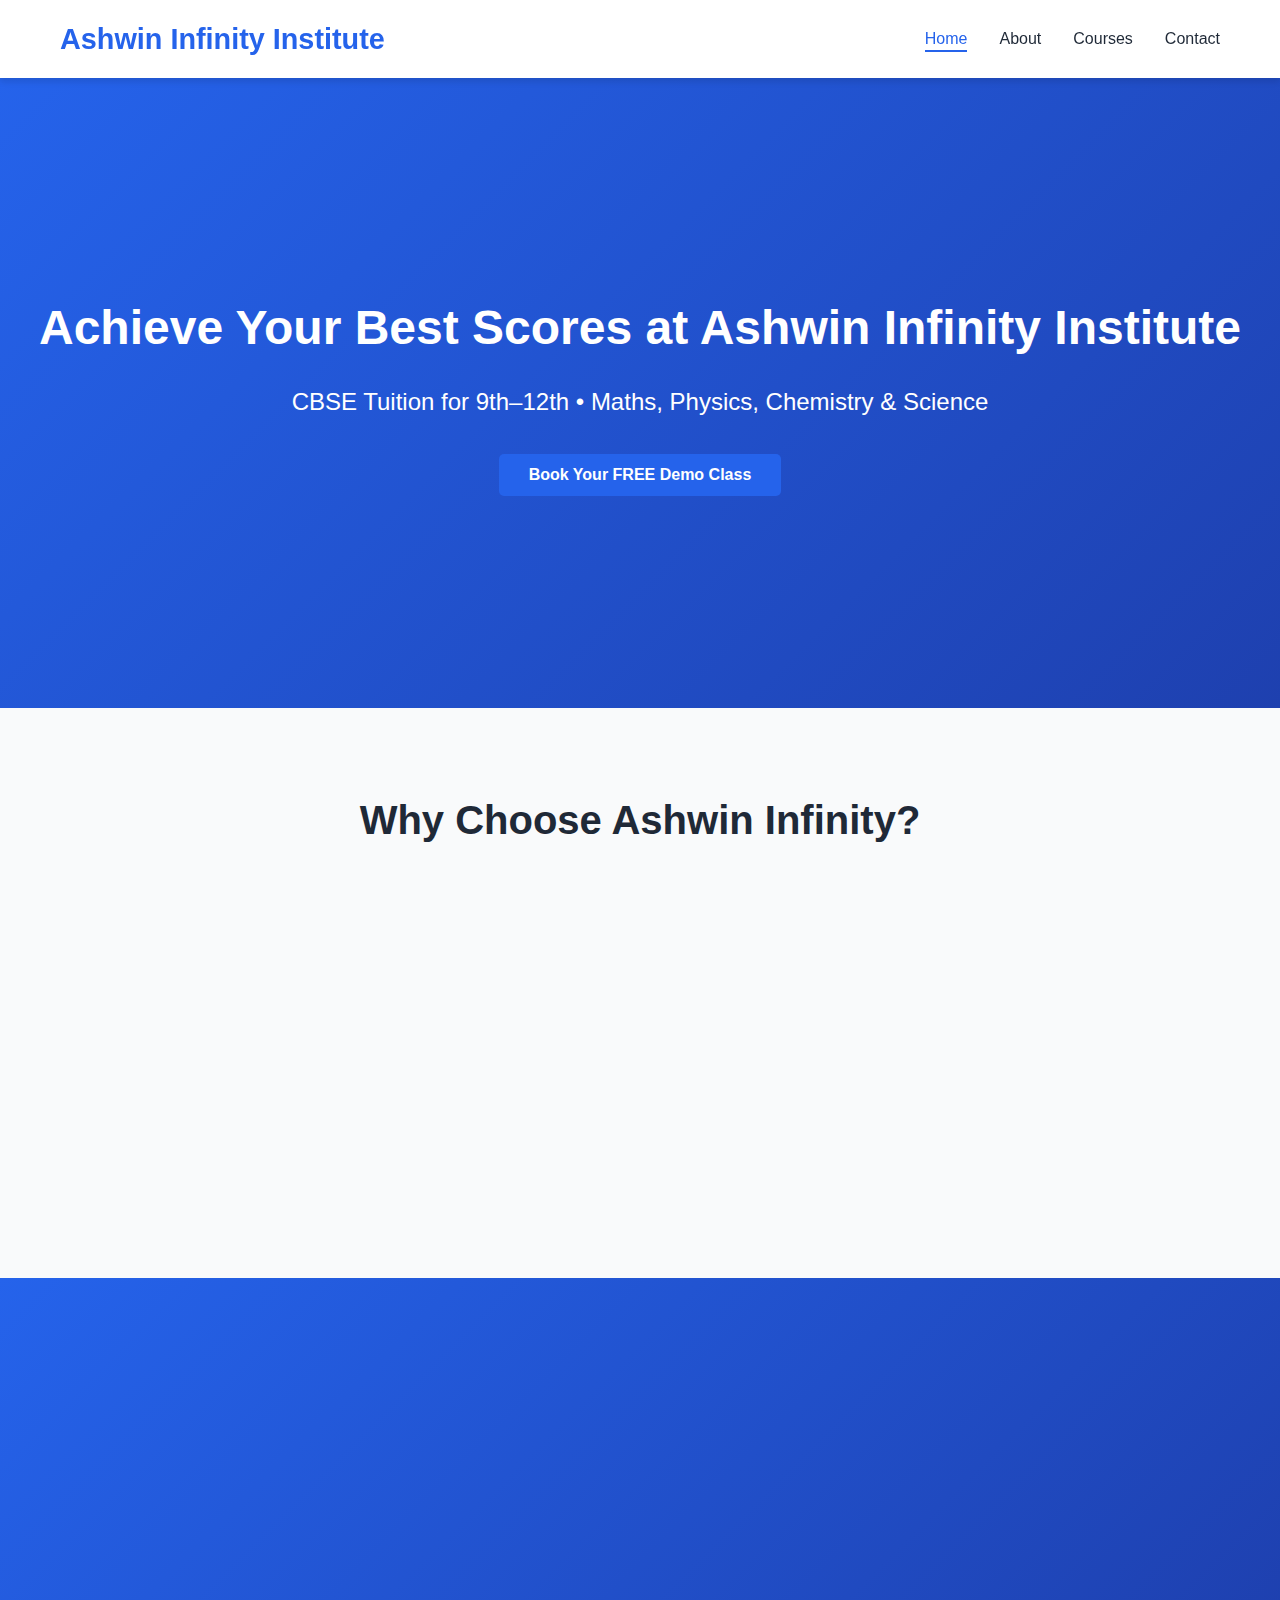
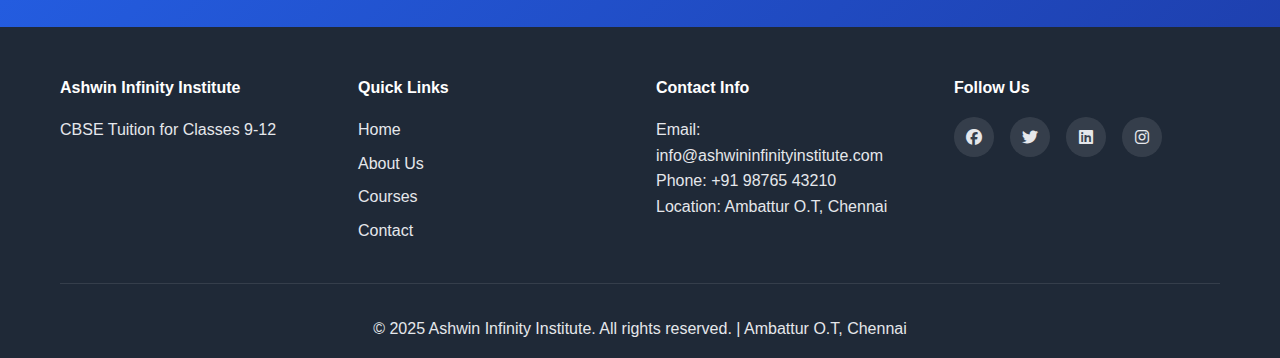
<file: index.html>
<!DOCTYPE html>
<html lang="en">
<head>
    <meta charset="UTF-8">
    <meta name="viewport" content="width=device-width, initial-scale=1.0">
    <title>Ashwin Infinity Institute - CBSE Tuition for 9th to 12th</title>
    <link rel="stylesheet" href="src/css/style.css">
    <link rel="stylesheet" href="https://cdnjs.cloudflare.com/ajax/libs/font-awesome/6.4.0/css/all.min.css">
</head>
<body>
    <!-- Navigation Bar -->
    <nav class="navbar">
        <div class="container">
            <div class="navbar-brand">
                <h1>Ashwin Infinity Institute</h1>
            </div>
            <ul class="nav-menu">
                <li><a href="#home" class="nav-link active">Home</a></li>
                <li><a href="pages/about.html" class="nav-link">About</a></li>
                <li><a href="pages/courses.html" class="nav-link">Courses</a></li>
                <li><a href="pages/contact.html" class="nav-link">Contact</a></li>
            </ul>
            <div class="hamburger">
                <span></span>
                <span></span>
                <span></span>
            </div>
        </div>
    </nav>

    <!-- Hero Section -->
    <section id="home" class="hero">
        <div class="hero-content">
            <h2>Achieve Your Best Scores at Ashwin Infinity Institute</h2>
            <p>CBSE Tuition for 9th–12th • Maths, Physics, Chemistry & Science</p>
            <button class="btn btn-primary">Book Your FREE Demo Class</button>
        </div>
    </section>

    <!-- Features Section -->
    <section class="features">
        <div class="container">
            <h2>Why Choose Ashwin Infinity?</h2>
            <div class="features-grid">
                <div class="feature-card">
                    <i class="fas fa-chalkboard-user"></i>
                    <h3>CBSE Specialists</h3>
                    <p>Expert faculty with proven track record in CBSE Board exam success</p>
                </div>
                <div class="feature-card">
                    <i class="fas fa-lightbulb"></i>
                    <h3>Concept-Based Learning</h3>
                    <p>Clear concept building + exam-focused training for better results</p>
                </div>
                <div class="feature-card">
                    <i class="fas fa-users"></i>
                    <h3>Small Batches</h3>
                    <p>Personalized attention with limited batch size for quality education</p>
                </div>
                <div class="feature-card">
                    <i class="fas fa-chart-line"></i>
                    <h3>Regular Tests & Practice</h3>
                    <p>Daily practice and regular assessments to track progress</p>
                </div>
            </div>
        </div>
    </section>

    <!-- Quick Stats -->
    <section class="stats">
        <div class="container">
            <div class="stat-item">
                <h3>Classes 9-12</h3>
                <p>CBSE Board Focus</p>
            </div>
            <div class="stat-item">
                <h3>4 Subjects</h3>
                <p>Maths, Physics, Chemistry, Science</p>
            </div>
            <div class="stat-item">
                <h3>10+ Years</h3>
                <p>Teaching Experience</p>
            </div>
            <div class="stat-item">
                <h3>Limited Seats</h3>
                <p>Small Batch Learning</p>
            </div>
        </div>
    </section>

    <!-- Footer -->
    <footer class="footer">
        <div class="container">
            <div class="footer-content">
                <div class="footer-section">
                    <h4>Ashwin Infinity Institute</h4>
                    <p>CBSE Tuition for Classes 9-12</p>
                </div>
                <div class="footer-section">
                    <h4>Quick Links</h4>
                    <ul>
                        <li><a href="#home">Home</a></li>
                        <li><a href="pages/about.html">About Us</a></li>
                        <li><a href="pages/courses.html">Courses</a></li>
                        <li><a href="pages/contact.html">Contact</a></li>
                    </ul>
                </div>
                <div class="footer-section">
                    <h4>Contact Info</h4>
                    <p>Email: info@ashwininfinityinstitute.com</p>
                    <p>Phone: +91 98765 43210</p>
                    <p>Location: Ambattur O.T, Chennai</p>
                </div>
                <div class="footer-section">
                    <h4>Follow Us</h4>
                    <div class="social-links">
                        <a href="#"><i class="fab fa-facebook"></i></a>
                        <a href="#"><i class="fab fa-twitter"></i></a>
                        <a href="#"><i class="fab fa-linkedin"></i></a>
                        <a href="#"><i class="fab fa-instagram"></i></a>
                    </div>
                </div>
            </div>
            <div class="footer-bottom">
                <p>&copy; 2025 Ashwin Infinity Institute. All rights reserved. | Ambattur O.T, Chennai</p>
            </div>
        </div>
    </footer>

    <script src="src/js/script.js"></script>
</body>
</html>
</file>
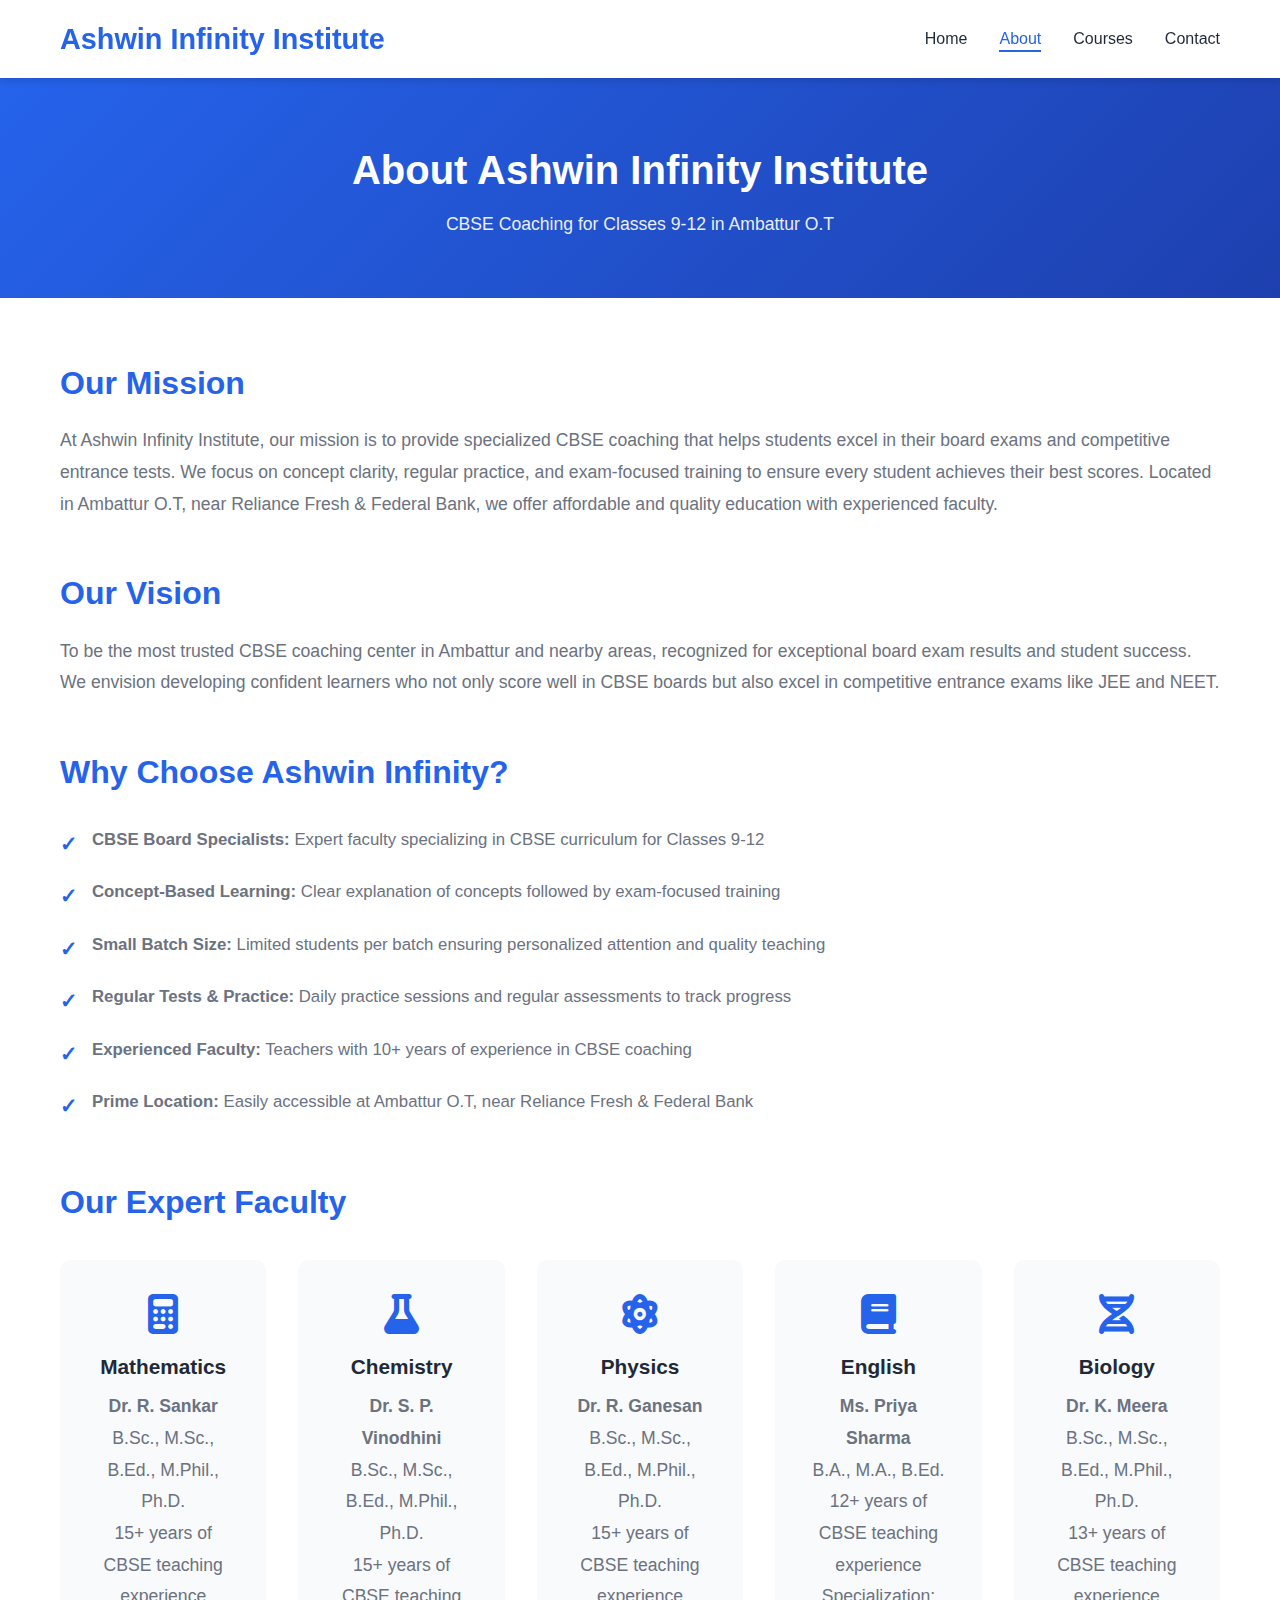
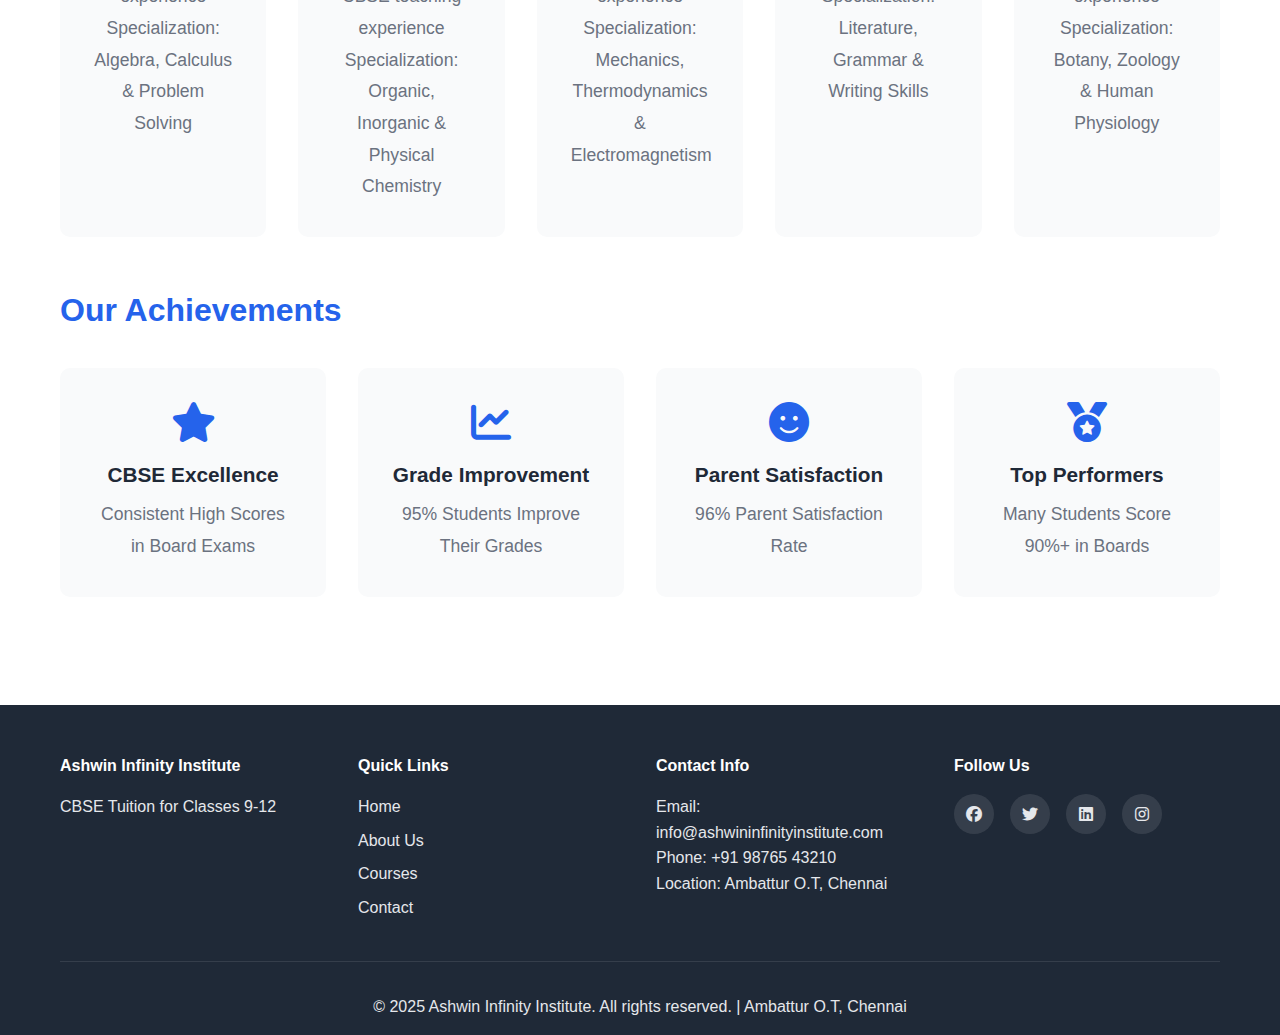
<file: pages/about.html>
<!DOCTYPE html>
<html lang="en">
<head>
    <meta charset="UTF-8">
    <meta name="viewport" content="width=device-width, initial-scale=1.0">
    <title>About Ashwin Infinity Institute - CBSE Coaching</title>
    <link rel="stylesheet" href="../src/css/style.css">
    <link rel="stylesheet" href="../src/css/pages.css">
    <link rel="stylesheet" href="https://cdnjs.cloudflare.com/ajax/libs/font-awesome/6.4.0/css/all.min.css">
</head>
<body>
    <!-- Navigation Bar -->
    <nav class="navbar">
        <div class="container">
            <div class="navbar-brand">
                <h1>Ashwin Infinity Institute</h1>
            </div>
            <ul class="nav-menu">
                <li><a href="../index.html" class="nav-link">Home</a></li>
                <li><a href="about.html" class="nav-link active">About</a></li>
                <li><a href="courses.html" class="nav-link">Courses</a></li>
                <li><a href="contact.html" class="nav-link">Contact</a></li>
            </ul>
            <div class="hamburger">
                <span></span>
                <span></span>
                <span></span>
            </div>
        </div>
    </nav>

    <!-- Page Header -->
    <section class="page-header">
        <div class="container">
            <h1>About Ashwin Infinity Institute</h1>
            <p>CBSE Coaching for Classes 9-12 in Ambattur O.T</p>
        </div>
    </section>

    <!-- Faculty Detail Modal -->
    <div id="facultyModal" class="modal" hidden>
        <div class="modal-backdrop" data-modal-close></div>
        <div class="modal-panel" role="dialog" aria-modal="true" aria-labelledby="modal-title">
            <button type="button" class="modal-close" aria-label="Close">&times;</button>
            <div class="modal-content">
                <h2 id="modal-title">Faculty Name</h2>
                <p class="modal-subject">Subject</p>
                <p class="modal-qualifications"></p>
                <p class="modal-experience"></p>
                <p class="modal-specialty"></p>
                <div class="modal-actions">
                    <a id="modalBook" class="btn btn-primary" href="#">Book Demo</a>
                    <button type="button" class="btn btn-secondary" data-modal-close>Close</button>
                </div>
            </div>
        </div>
    </div>

    <!-- Main Content -->
    <section class="page-content">
        <div class="container">
            <div class="content-section">
                <h2>Our Mission</h2>
                <p>At Ashwin Infinity Institute, our mission is to provide specialized CBSE coaching that helps students excel in their board exams and competitive entrance tests. We focus on concept clarity, regular practice, and exam-focused training to ensure every student achieves their best scores. Located in Ambattur O.T, near Reliance Fresh &amp; Federal Bank, we offer affordable and quality education with experienced faculty.</p>
            </div>

            <div class="content-section">
                <h2>Our Vision</h2>
                <p>To be the most trusted CBSE coaching center in Ambattur and nearby areas, recognized for exceptional board exam results and student success. We envision developing confident learners who not only score well in CBSE boards but also excel in competitive entrance exams like JEE and NEET.</p>
            </div>

            <div class="content-section">
                <h2>Why Choose Ashwin Infinity?</h2>
                <ul class="features-list">
                    <li><strong>CBSE Board Specialists:</strong> Expert faculty specializing in CBSE curriculum for Classes 9-12</li>
                    <li><strong>Concept-Based Learning:</strong> Clear explanation of concepts followed by exam-focused training</li>
                    <li><strong>Small Batch Size:</strong> Limited students per batch ensuring personalized attention and quality teaching</li>
                    <li><strong>Regular Tests &amp; Practice:</strong> Daily practice sessions and regular assessments to track progress</li>
                    <li><strong>Experienced Faculty:</strong> Teachers with 10+ years of experience in CBSE coaching</li>
                    <li><strong>Prime Location:</strong> Easily accessible at Ambattur O.T, near Reliance Fresh &amp; Federal Bank</li>
                </ul>
            </div>

            <div class="content-section">
                <h2>Our Expert Faculty</h2>
                <div class="achievements-grid">
                    <article class="achievement-item faculty-card" aria-labelledby="faculty-math" data-name="Dr. R. Sankar" data-subject="Mathematics" data-qualifications="B.Sc., M.Sc., B.Ed., M.Phil., Ph.D." data-experience="15+ years of CBSE teaching experience" data-specialty="Algebra, Calculus &amp; Problem Solving">
                        <div class="faculty-subject">
                            <span class="icon"><i class="fas fa-calculator" aria-hidden="true"></i></span>
                            <h3 id="faculty-math">Mathematics</h3>
                        </div>
                        <p><strong>Dr. R. Sankar</strong></p>
                        <p class="qualifications">B.Sc., M.Sc., B.Ed., M.Phil., Ph.D.</p>
                        <p class="experience">15+ years of CBSE teaching experience</p>
                        <p class="specialty">Specialization: Algebra, Calculus &amp; Problem Solving</p>
                    </article>
                    <article class="achievement-item faculty-card" aria-labelledby="faculty-chem" data-name="Dr. S. P. Vinodhini" data-subject="Chemistry" data-qualifications="B.Sc., M.Sc., B.Ed., M.Phil., Ph.D." data-experience="15+ years of CBSE teaching experience" data-specialty="Organic, Inorganic &amp; Physical Chemistry">
                        <div class="faculty-subject">
                            <span class="icon"><i class="fas fa-flask" aria-hidden="true"></i></span>
                            <h3 id="faculty-chem">Chemistry</h3>
                        </div>
                        <p><strong>Dr. S. P. Vinodhini</strong></p>
                        <p class="qualifications">B.Sc., M.Sc., B.Ed., M.Phil., Ph.D.</p>
                        <p class="experience">15+ years of CBSE teaching experience</p>
                        <p class="specialty">Specialization: Organic, Inorganic &amp; Physical Chemistry</p>
                    </article>
                    <article class="achievement-item faculty-card" aria-labelledby="faculty-phys" data-name="Dr. R. Ganesan" data-subject="Physics" data-qualifications="B.Sc., M.Sc., B.Ed., M.Phil., Ph.D." data-experience="15+ years of CBSE teaching experience" data-specialty="Mechanics, Thermodynamics &amp; Electromagnetism">
                        <div class="faculty-subject">
                            <span class="icon"><i class="fas fa-atom" aria-hidden="true"></i></span>
                            <h3 id="faculty-phys">Physics</h3>
                        </div>
                        <p><strong>Dr. R. Ganesan</strong></p>
                        <p class="qualifications">B.Sc., M.Sc., B.Ed., M.Phil., Ph.D.</p>
                        <p class="experience">15+ years of CBSE teaching experience</p>
                        <p class="specialty">Specialization: Mechanics, Thermodynamics &amp; Electromagnetism</p>
                    </article>
                    <article class="achievement-item faculty-card" aria-labelledby="faculty-eng" data-name="Ms. Priya Sharma" data-subject="English" data-qualifications="B.A., M.A., B.Ed." data-experience="12+ years of CBSE teaching experience" data-specialty="Literature, Grammar &amp; Writing Skills">
                        <div class="faculty-subject">
                            <span class="icon"><i class="fas fa-book" aria-hidden="true"></i></span>
                            <h3 id="faculty-eng">English</h3>
                        </div>
                        <p><strong>Ms. Priya Sharma</strong></p>
                        <p class="qualifications">B.A., M.A., B.Ed.</p>
                        <p class="experience">12+ years of CBSE teaching experience</p>
                        <p class="specialty">Specialization: Literature, Grammar &amp; Writing Skills</p>
                    </article>
                    <article class="achievement-item faculty-card" aria-labelledby="faculty-bio" data-name="Dr. K. Meera" data-subject="Biology" data-qualifications="B.Sc., M.Sc., B.Ed., M.Phil., Ph.D." data-experience="13+ years of CBSE teaching experience" data-specialty="Botany, Zoology &amp; Human Physiology">
                        <div class="faculty-subject">
                            <span class="icon"><i class="fas fa-dna" aria-hidden="true"></i></span>
                            <h3 id="faculty-bio">Biology</h3>
                        </div>
                        <p><strong>Dr. K. Meera</strong></p>
                        <p class="qualifications">B.Sc., M.Sc., B.Ed., M.Phil., Ph.D.</p>
                        <p class="experience">13+ years of CBSE teaching experience</p>
                        <p class="specialty">Specialization: Botany, Zoology &amp; Human Physiology</p>
                    </article>
                </div>
            </div>

            <div class="content-section">
                <h2>Our Achievements</h2>
                <div class="achievements-grid">
                    <div class="achievement-item">
                        <i class="fas fa-star"></i>
                        <h3>CBSE Excellence</h3>
                        <p>Consistent High Scores in Board Exams</p>
                    </div>
                    <div class="achievement-item">
                        <i class="fas fa-chart-line"></i>
                        <h3>Grade Improvement</h3>
                        <p>95% Students Improve Their Grades</p>
                    </div>
                    <div class="achievement-item">
                        <i class="fas fa-smile"></i>
                        <h3>Parent Satisfaction</h3>
                        <p>96% Parent Satisfaction Rate</p>
                    </div>
                    <div class="achievement-item">
                        <i class="fas fa-medal"></i>
                        <h3>Top Performers</h3>
                        <p>Many Students Score 90%+ in Boards</p>
                    </div>
                </div>
            </div>
        </div>
    </section>

    <!-- Footer -->
    <footer class="footer">
        <div class="container">
            <div class="footer-content">
                <div class="footer-section">
                    <h4>Ashwin Infinity Institute</h4>
                    <p>CBSE Tuition for Classes 9-12</p>
                </div>
                <div class="footer-section">
                    <h4>Quick Links</h4>
                    <ul>
                        <li><a href="../index.html">Home</a></li>
                        <li><a href="about.html">About Us</a></li>
                        <li><a href="courses.html">Courses</a></li>
                        <li><a href="contact.html">Contact</a></li>
                    </ul>
                </div>
                <div class="footer-section">
                    <h4>Contact Info</h4>
                    <p>Email: info@ashwininfinityinstitute.com</p>
                    <p>Phone: +91 98765 43210</p>
                    <p>Location: Ambattur O.T, Chennai</p>
                </div>
                <div class="footer-section">
                    <h4>Follow Us</h4>
                    <div class="social-links">
                        <a href="#" aria-label="Facebook"><i class="fab fa-facebook" aria-hidden="true"></i></a>
                        <a href="#" aria-label="Twitter"><i class="fab fa-twitter" aria-hidden="true"></i></a>
                        <a href="#" aria-label="LinkedIn"><i class="fab fa-linkedin" aria-hidden="true"></i></a>
                        <a href="#" aria-label="Instagram"><i class="fab fa-instagram" aria-hidden="true"></i></a>
                    </div>
                </div>
            </div>
            <div class="footer-bottom">
                <p>&copy; 2025 Ashwin Infinity Institute. All rights reserved. | Ambattur O.T, Chennai</p>
            </div>
        </div>
    </footer>

    <script src="../src/js/script.js"></script>
</body>
</html>
</file>
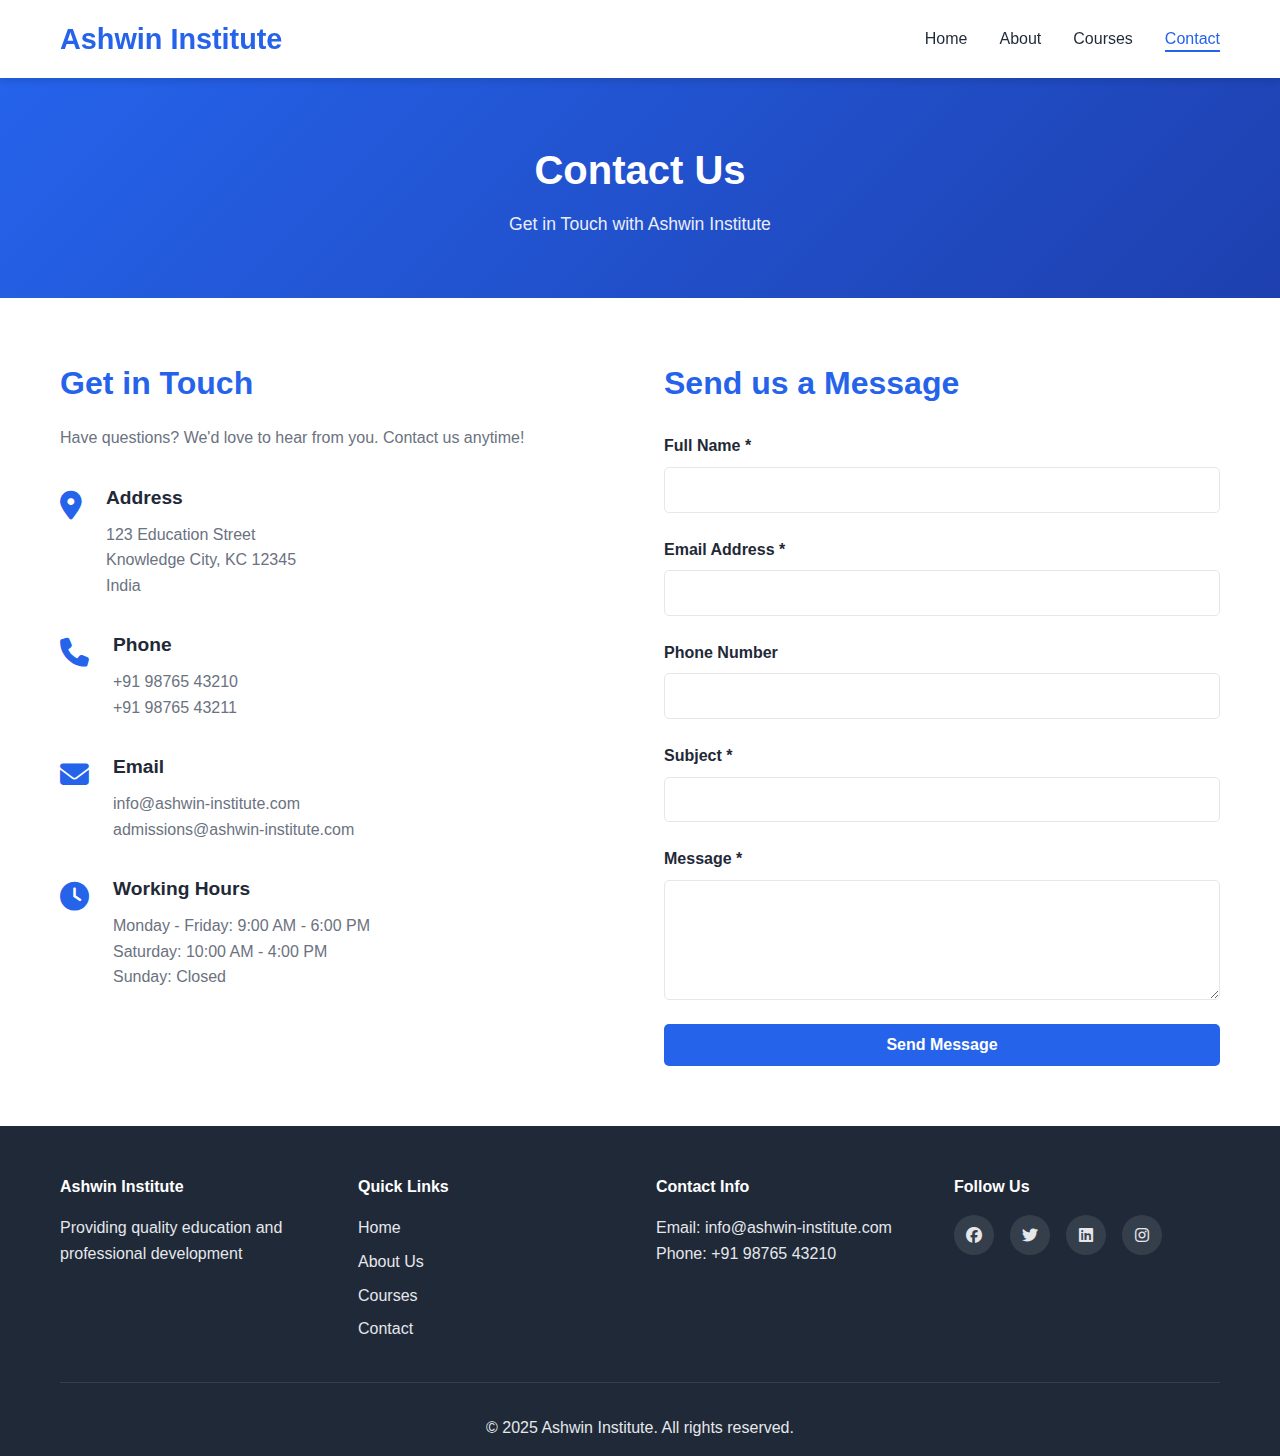
<file: pages/contact.html>
<!DOCTYPE html>
<html lang="en">
<head>
    <meta charset="UTF-8">
    <meta name="viewport" content="width=device-width, initial-scale=1.0">
    <title>Contact Us - Ashwin Institute</title>
    <link rel="stylesheet" href="../src/css/style.css">
    <link rel="stylesheet" href="../src/css/pages.css">
    <link rel="stylesheet" href="https://cdnjs.cloudflare.com/ajax/libs/font-awesome/6.4.0/css/all.min.css">
</head>
<body>
    <!-- Navigation Bar -->
    <nav class="navbar">
        <div class="container">
            <div class="navbar-brand">
                <h1>Ashwin Institute</h1>
            </div>
            <ul class="nav-menu">
                <li><a href="../index.html" class="nav-link">Home</a></li>
                <li><a href="about.html" class="nav-link">About</a></li>
                <li><a href="courses.html" class="nav-link">Courses</a></li>
                <li><a href="contact.html" class="nav-link active">Contact</a></li>
            </ul>
            <div class="hamburger">
                <span></span>
                <span></span>
                <span></span>
            </div>
        </div>
    </nav>

    <!-- Page Header -->
    <section class="page-header">
        <div class="container">
            <h1>Contact Us</h1>
            <p>Get in Touch with Ashwin Institute</p>
        </div>
    </section>

    <!-- Contact Content -->
    <section class="page-content">
        <div class="container">
            <div class="contact-wrapper">
                <div class="contact-info">
                    <h2>Get in Touch</h2>
                    <p>Have questions? We'd love to hear from you. Contact us anytime!</p>
                    
                    <div class="info-item">
                        <i class="fas fa-map-marker-alt"></i>
                        <div>
                            <h4>Address</h4>
                            <p>123 Education Street<br>Knowledge City, KC 12345<br>India</p>
                        </div>
                    </div>

                    <div class="info-item">
                        <i class="fas fa-phone"></i>
                        <div>
                            <h4>Phone</h4>
                            <p>+91 98765 43210</p>
                            <p>+91 98765 43211</p>
                        </div>
                    </div>

                    <div class="info-item">
                        <i class="fas fa-envelope"></i>
                        <div>
                            <h4>Email</h4>
                            <p>info@ashwin-institute.com</p>
                            <p>admissions@ashwin-institute.com</p>
                        </div>
                    </div>

                    <div class="info-item">
                        <i class="fas fa-clock"></i>
                        <div>
                            <h4>Working Hours</h4>
                            <p>Monday - Friday: 9:00 AM - 6:00 PM</p>
                            <p>Saturday: 10:00 AM - 4:00 PM</p>
                            <p>Sunday: Closed</p>
                        </div>
                    </div>
                </div>

                <div class="contact-form-wrapper">
                    <h2>Send us a Message</h2>
                    <form class="contact-form" id="contactForm">
                        <div class="form-group">
                            <label for="name">Full Name *</label>
                            <input type="text" id="name" name="name" required>
                        </div>

                        <div class="form-group">
                            <label for="email">Email Address *</label>
                            <input type="email" id="email" name="email" required>
                        </div>

                        <div class="form-group">
                            <label for="phone">Phone Number</label>
                            <input type="tel" id="phone" name="phone">
                        </div>

                        <div class="form-group">
                            <label for="subject">Subject *</label>
                            <input type="text" id="subject" name="subject" required>
                        </div>

                        <div class="form-group">
                            <label for="message">Message *</label>
                            <textarea id="message" name="message" rows="5" required></textarea>
                        </div>

                        <button type="submit" class="btn btn-primary">Send Message</button>
                    </form>
                    <div id="formMessage" class="form-message" style="display:none;"></div>
                </div>
            </div>
        </div>
    </section>

    <!-- Footer -->
    <footer class="footer">
        <div class="container">
            <div class="footer-content">
                <div class="footer-section">
                    <h4>Ashwin Institute</h4>
                    <p>Providing quality education and professional development</p>
                </div>
                <div class="footer-section">
                    <h4>Quick Links</h4>
                    <ul>
                        <li><a href="../index.html">Home</a></li>
                        <li><a href="about.html">About Us</a></li>
                        <li><a href="courses.html">Courses</a></li>
                        <li><a href="contact.html">Contact</a></li>
                    </ul>
                </div>
                <div class="footer-section">
                    <h4>Contact Info</h4>
                    <p>Email: info@ashwin-institute.com</p>
                    <p>Phone: +91 98765 43210</p>
                </div>
                <div class="footer-section">
                    <h4>Follow Us</h4>
                    <div class="social-links">
                        <a href="#"><i class="fab fa-facebook"></i></a>
                        <a href="#"><i class="fab fa-twitter"></i></a>
                        <a href="#"><i class="fab fa-linkedin"></i></a>
                        <a href="#"><i class="fab fa-instagram"></i></a>
                    </div>
                </div>
            </div>
            <div class="footer-bottom">
                <p>&copy; 2025 Ashwin Institute. All rights reserved.</p>
            </div>
        </div>
    </footer>

    <script src="../src/js/contact.js"></script>
    <script src="../src/js/script.js"></script>
</body>
</html>
</file>
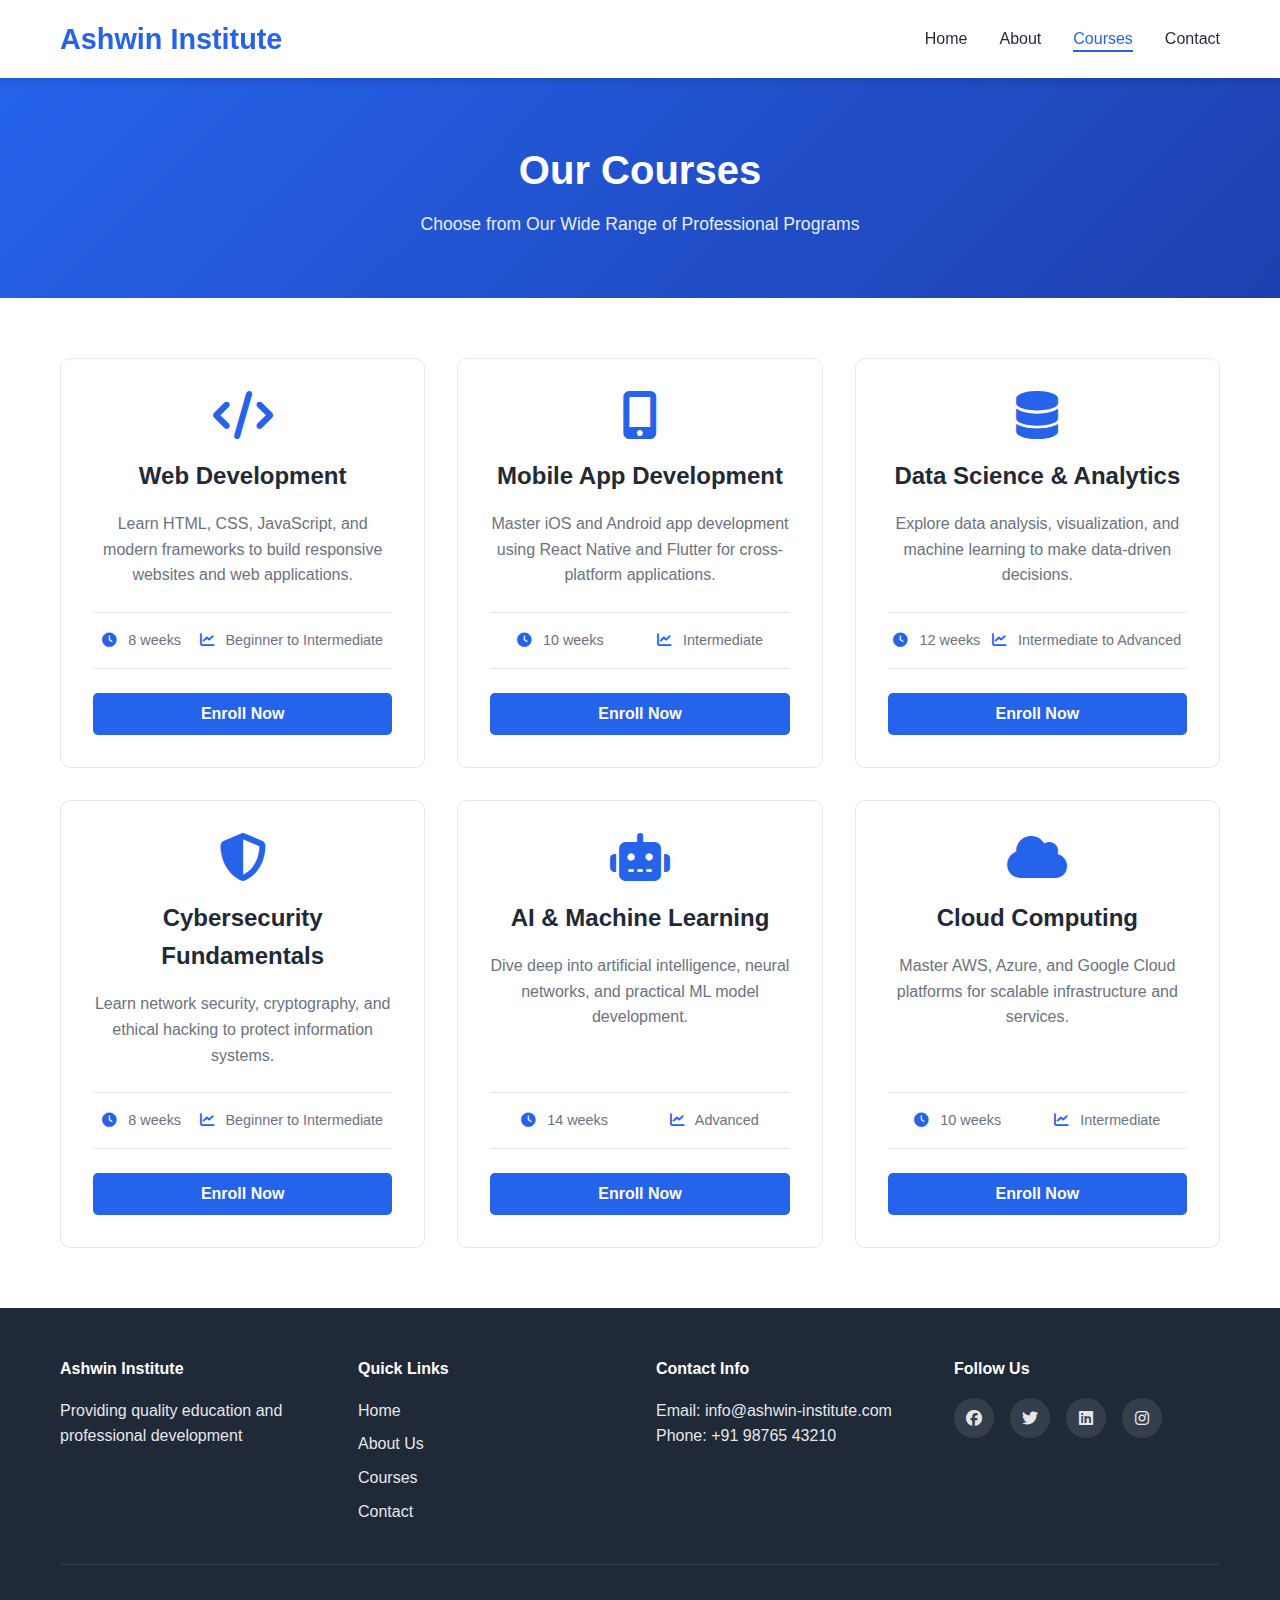
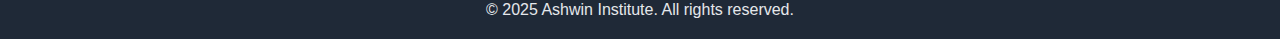
<file: pages/courses.html>
<!DOCTYPE html>
<html lang="en">
<head>
    <meta charset="UTF-8">
    <meta name="viewport" content="width=device-width, initial-scale=1.0">
    <title>Courses - Ashwin Institute</title>
    <link rel="stylesheet" href="../src/css/style.css">
    <link rel="stylesheet" href="../src/css/pages.css">
    <link rel="stylesheet" href="https://cdnjs.cloudflare.com/ajax/libs/font-awesome/6.4.0/css/all.min.css">
</head>
<body>
    <!-- Navigation Bar -->
    <nav class="navbar">
        <div class="container">
            <div class="navbar-brand">
                <h1>Ashwin Institute</h1>
            </div>
            <ul class="nav-menu">
                <li><a href="../index.html" class="nav-link">Home</a></li>
                <li><a href="about.html" class="nav-link">About</a></li>
                <li><a href="courses.html" class="nav-link active">Courses</a></li>
                <li><a href="contact.html" class="nav-link">Contact</a></li>
            </ul>
            <div class="hamburger">
                <span></span>
                <span></span>
                <span></span>
            </div>
        </div>
    </nav>

    <!-- Page Header -->
    <section class="page-header">
        <div class="container">
            <h1>Our Courses</h1>
            <p>Choose from Our Wide Range of Professional Programs</p>
        </div>
    </section>

    <!-- Courses Content -->
    <section class="page-content">
        <div class="container">
            <div class="courses-grid">
                <div class="course-card">
                    <div class="course-icon">
                        <i class="fas fa-code"></i>
                    </div>
                    <h3>Web Development</h3>
                    <p>Learn HTML, CSS, JavaScript, and modern frameworks to build responsive websites and web applications.</p>
                    <div class="course-details">
                        <span class="duration"><i class="fas fa-clock"></i> 8 weeks</span>
                        <span class="level"><i class="fas fa-chart-line"></i> Beginner to Intermediate</span>
                    </div>
                    <button class="btn btn-primary">Enroll Now</button>
                </div>

                <div class="course-card">
                    <div class="course-icon">
                        <i class="fas fa-mobile-alt"></i>
                    </div>
                    <h3>Mobile App Development</h3>
                    <p>Master iOS and Android app development using React Native and Flutter for cross-platform applications.</p>
                    <div class="course-details">
                        <span class="duration"><i class="fas fa-clock"></i> 10 weeks</span>
                        <span class="level"><i class="fas fa-chart-line"></i> Intermediate</span>
                    </div>
                    <button class="btn btn-primary">Enroll Now</button>
                </div>

                <div class="course-card">
                    <div class="course-icon">
                        <i class="fas fa-database"></i>
                    </div>
                    <h3>Data Science & Analytics</h3>
                    <p>Explore data analysis, visualization, and machine learning to make data-driven decisions.</p>
                    <div class="course-details">
                        <span class="duration"><i class="fas fa-clock"></i> 12 weeks</span>
                        <span class="level"><i class="fas fa-chart-line"></i> Intermediate to Advanced</span>
                    </div>
                    <button class="btn btn-primary">Enroll Now</button>
                </div>

                <div class="course-card">
                    <div class="course-icon">
                        <i class="fas fa-shield-alt"></i>
                    </div>
                    <h3>Cybersecurity Fundamentals</h3>
                    <p>Learn network security, cryptography, and ethical hacking to protect information systems.</p>
                    <div class="course-details">
                        <span class="duration"><i class="fas fa-clock"></i> 8 weeks</span>
                        <span class="level"><i class="fas fa-chart-line"></i> Beginner to Intermediate</span>
                    </div>
                    <button class="btn btn-primary">Enroll Now</button>
                </div>

                <div class="course-card">
                    <div class="course-icon">
                        <i class="fas fa-robot"></i>
                    </div>
                    <h3>AI & Machine Learning</h3>
                    <p>Dive deep into artificial intelligence, neural networks, and practical ML model development.</p>
                    <div class="course-details">
                        <span class="duration"><i class="fas fa-clock"></i> 14 weeks</span>
                        <span class="level"><i class="fas fa-chart-line"></i> Advanced</span>
                    </div>
                    <button class="btn btn-primary">Enroll Now</button>
                </div>

                <div class="course-card">
                    <div class="course-icon">
                        <i class="fas fa-cloud"></i>
                    </div>
                    <h3>Cloud Computing</h3>
                    <p>Master AWS, Azure, and Google Cloud platforms for scalable infrastructure and services.</p>
                    <div class="course-details">
                        <span class="duration"><i class="fas fa-clock"></i> 10 weeks</span>
                        <span class="level"><i class="fas fa-chart-line"></i> Intermediate</span>
                    </div>
                    <button class="btn btn-primary">Enroll Now</button>
                </div>
            </div>
        </div>
    </section>

    <!-- Footer -->
    <footer class="footer">
        <div class="container">
            <div class="footer-content">
                <div class="footer-section">
                    <h4>Ashwin Institute</h4>
                    <p>Providing quality education and professional development</p>
                </div>
                <div class="footer-section">
                    <h4>Quick Links</h4>
                    <ul>
                        <li><a href="../index.html">Home</a></li>
                        <li><a href="about.html">About Us</a></li>
                        <li><a href="courses.html">Courses</a></li>
                        <li><a href="contact.html">Contact</a></li>
                    </ul>
                </div>
                <div class="footer-section">
                    <h4>Contact Info</h4>
                    <p>Email: info@ashwin-institute.com</p>
                    <p>Phone: +91 98765 43210</p>
                </div>
                <div class="footer-section">
                    <h4>Follow Us</h4>
                    <div class="social-links">
                        <a href="#"><i class="fab fa-facebook"></i></a>
                        <a href="#"><i class="fab fa-twitter"></i></a>
                        <a href="#"><i class="fab fa-linkedin"></i></a>
                        <a href="#"><i class="fab fa-instagram"></i></a>
                    </div>
                </div>
            </div>
            <div class="footer-bottom">
                <p>&copy; 2025 Ashwin Institute. All rights reserved.</p>
            </div>
        </div>
    </footer>

    <script src="../src/js/script.js"></script>
</body>
</html>
</file>
<file: src/css/style.css>
/* Root Variables */
:root {
    --primary-color: #2563eb;
    --secondary-color: #1e40af;
    --text-dark: #1f2937;
    --text-light: #6b7280;
    --bg-light: #f9fafb;
    --bg-white: #ffffff;
    --border-color: #e5e7eb;
    --shadow: 0 4px 6px rgba(0, 0, 0, 0.1);
    --shadow-lg: 0 10px 25px rgba(0, 0, 0, 0.1);
}

/* Global Styles */
* {
    margin: 0;
    padding: 0;
    box-sizing: border-box;
}

html {
    scroll-behavior: smooth;
}

body {
    font-family: 'Segoe UI', Tahoma, Geneva, Verdana, sans-serif;
    line-height: 1.6;
    color: var(--text-dark);
    background-color: var(--bg-white);
}

.container {
    max-width: 1200px;
    margin: 0 auto;
    padding: 0 20px;
}

/* Navbar */
.navbar {
    background-color: var(--bg-white);
    box-shadow: var(--shadow);
    position: sticky;
    top: 0;
    z-index: 1000;
}

.navbar .container {
    display: flex;
    justify-content: space-between;
    align-items: center;
    padding: 1rem 20px;
}

.navbar-brand h1 {
    font-size: 1.8rem;
    color: var(--primary-color);
}

.nav-menu {
    display: flex;
    list-style: none;
    gap: 2rem;
}

.nav-link {
    text-decoration: none;
    color: var(--text-dark);
    font-weight: 500;
    transition: color 0.3s ease;
    position: relative;
}

.nav-link:hover,
.nav-link.active {
    color: var(--primary-color);
}

.nav-link::after {
    content: '';
    position: absolute;
    bottom: -5px;
    left: 0;
    width: 0;
    height: 2px;
    background-color: var(--primary-color);
    transition: width 0.3s ease;
}

.nav-link:hover::after,
.nav-link.active::after {
    width: 100%;
}

.hamburger {
    display: none;
    flex-direction: column;
    cursor: pointer;
}

.hamburger span {
    width: 25px;
    height: 3px;
    background-color: var(--text-dark);
    margin: 5px 0;
    transition: 0.3s;
}

/* Hero Section */
.hero {
    background: linear-gradient(135deg, var(--primary-color) 0%, var(--secondary-color) 100%);
    color: white;
    padding: 120px 20px;
    text-align: center;
    min-height: 70vh;
    display: flex;
    align-items: center;
    justify-content: center;
}

.hero-content h2 {
    font-size: 3rem;
    margin-bottom: 1rem;
    animation: slideInDown 0.8s ease;
}

.hero-content p {
    font-size: 1.5rem;
    margin-bottom: 2rem;
    animation: slideInUp 0.8s ease;
}

@keyframes slideInDown {
    from {
        opacity: 0;
        transform: translateY(-30px);
    }
    to {
        opacity: 1;
        transform: translateY(0);
    }
}

@keyframes slideInUp {
    from {
        opacity: 0;
        transform: translateY(30px);
    }
    to {
        opacity: 1;
        transform: translateY(0);
    }
}

/* Buttons */
.btn {
    padding: 12px 30px;
    border: none;
    border-radius: 5px;
    font-size: 1rem;
    font-weight: 600;
    cursor: pointer;
    transition: all 0.3s ease;
    text-decoration: none;
    display: inline-block;
}

.btn-primary {
    background-color: var(--primary-color);
    color: white;
}

.btn-primary:hover {
    background-color: var(--secondary-color);
    transform: translateY(-2px);
    box-shadow: var(--shadow-lg);
}

.btn-secondary {
    background-color: transparent;
    color: var(--primary-color);
    border: 2px solid var(--primary-color);
}

.btn-secondary:hover {
    background-color: var(--primary-color);
    color: white;
}

/* Features Section */
.features {
    padding: 80px 20px;
    background-color: var(--bg-light);
}

.features h2 {
    text-align: center;
    font-size: 2.5rem;
    margin-bottom: 3rem;
    color: var(--text-dark);
}

.features-grid {
    display: grid;
    grid-template-columns: repeat(auto-fit, minmax(250px, 1fr));
    gap: 2rem;
}

.feature-card {
    background-color: var(--bg-white);
    padding: 2rem;
    border-radius: 10px;
    box-shadow: var(--shadow);
    text-align: center;
    transition: transform 0.3s ease, box-shadow 0.3s ease;
}

.feature-card:hover {
    transform: translateY(-10px);
    box-shadow: var(--shadow-lg);
}

.feature-card i {
    font-size: 3rem;
    color: var(--primary-color);
    margin-bottom: 1rem;
}

.feature-card h3 {
    font-size: 1.5rem;
    margin-bottom: 1rem;
    color: var(--text-dark);
}

.feature-card p {
    color: var(--text-light);
}

/* Stats Section */
.stats {
    padding: 80px 20px;
    background: linear-gradient(135deg, var(--primary-color) 0%, var(--secondary-color) 100%);
    color: white;
}

.stats .container {
    display: grid;
    grid-template-columns: repeat(auto-fit, minmax(200px, 1fr));
    gap: 2rem;
    text-align: center;
}

.stat-item h3 {
    font-size: 3rem;
    margin-bottom: 0.5rem;
}

.stat-item p {
    font-size: 1.1rem;
    opacity: 0.9;
}

/* Footer */
.footer {
    background-color: var(--text-dark);
    color: #e5e7eb;
    padding: 3rem 20px 1rem;
}

.footer-content {
    display: grid;
    grid-template-columns: repeat(auto-fit, minmax(250px, 1fr));
    gap: 2rem;
    margin-bottom: 2rem;
}

.footer-section h4 {
    color: white;
    margin-bottom: 1rem;
}

.footer-section ul {
    list-style: none;
}

.footer-section ul li {
    margin-bottom: 0.5rem;
}

.footer-section a {
    color: #e5e7eb;
    text-decoration: none;
    transition: color 0.3s ease;
}

.footer-section a:hover {
    color: var(--primary-color);
}

.social-links {
    display: flex;
    gap: 1rem;
}

.social-links a {
    display: inline-flex;
    align-items: center;
    justify-content: center;
    width: 40px;
    height: 40px;
    background-color: rgba(255, 255, 255, 0.1);
    border-radius: 50%;
    transition: all 0.3s ease;
}

.social-links a:hover {
    background-color: var(--primary-color);
    transform: scale(1.2);
}

.footer-bottom {
    text-align: center;
    padding-top: 2rem;
    border-top: 1px solid rgba(255, 255, 255, 0.1);
}

/* Responsive Design */
@media (max-width: 768px) {
    .hamburger {
        display: flex;
    }

    .nav-menu {
        position: fixed;
        left: -100%;
        top: 70px;
        flex-direction: column;
        background-color: var(--bg-white);
        width: 100%;
        text-align: center;
        transition: 0.3s;
        gap: 0;
        padding: 2rem 0;
        box-shadow: var(--shadow);
        z-index: 999;
        max-height: calc(100vh - 70px);
        overflow-y: auto;
        pointer-events: none;
    }

    .nav-menu.active {
        left: 0;
        pointer-events: auto;
    }

    .nav-link {
        padding: 1rem;
        display: block;
    }

    .hero-content h2 {
        font-size: 2rem;
    }

    .hero-content p {
        font-size: 1.1rem;
    }

    .features h2 {
        font-size: 2rem;
    }

    .features-grid {
        grid-template-columns: 1fr;
    }
}

@media (max-width: 480px) {
    .hero-content h2 {
        font-size: 1.5rem;
    }

    .hero-content p {
        font-size: 0.9rem;
    }

    .stat-item h3 {
        font-size: 2rem;
    }

    .feature-card {
        padding: 1.5rem;
    }
}
</file>
<file: src/css/pages.css>
/* Page Header Styles */
.page-header {
    background: linear-gradient(135deg, var(--primary-color) 0%, var(--secondary-color) 100%);
    color: white;
    padding: 60px 20px;
    text-align: center;
}

.page-header h1 {
    font-size: 2.5rem;
    margin-bottom: 0.5rem;
}

.page-header p {
    font-size: 1.1rem;
    opacity: 0.9;
}

/* Page Content */
.page-content {
    padding: 60px 20px;
    min-height: 70vh;
}

/* Content Sections */
.content-section {
    margin-bottom: 3rem;
}

.content-section h2 {
    font-size: 2rem;
    margin-bottom: 1rem;
    color: var(--primary-color);
}

.content-section p {
    font-size: 1.1rem;
    line-height: 1.8;
    color: var(--text-light);
}

.features-list {
    list-style: none;
    margin-top: 1rem;
}

.features-list li {
    padding: 0.8rem 0;
    padding-left: 2rem;
    position: relative;
    color: var(--text-light);
    font-size: 1.05rem;
}

.features-list li:before {
    content: '✓';
    position: absolute;
    left: 0;
    color: var(--primary-color);
    font-weight: bold;
    font-size: 1.3rem;
}

/* Achievements Grid */
.achievements-grid {
    display: grid;
    grid-template-columns: repeat(auto-fit, minmax(200px, 1fr));
    gap: 2rem;
    margin-top: 2rem;
}

.achievement-item {
    background-color: var(--bg-light);
    padding: 2rem;
    border-radius: 10px;
    text-align: center;
    border: 2px solid transparent;
    transition: all 0.3s ease;
}

.achievement-item:hover {
    border-color: var(--primary-color);
    box-shadow: var(--shadow);
}

.achievement-item i {
    font-size: 2.5rem;
    color: var(--primary-color);
    margin-bottom: 1rem;
}

.achievement-item h3 {
    font-size: 1.3rem;
    margin-bottom: 0.5rem;
}

.achievement-item p {
    color: var(--text-light);
}

/* Courses Grid */
.courses-grid {
    display: grid;
    grid-template-columns: repeat(auto-fit, minmax(300px, 1fr));
    gap: 2rem;
}

.course-card {
    background-color: var(--bg-white);
    border: 1px solid var(--border-color);
    border-radius: 10px;
    padding: 2rem;
    text-align: center;
    transition: all 0.3s ease;
    display: flex;
    flex-direction: column;
}

.course-card:hover {
    box-shadow: var(--shadow-lg);
    border-color: var(--primary-color);
    transform: translateY(-5px);
}

.course-icon {
    margin-bottom: 1rem;
}

.course-icon i {
    font-size: 3rem;
    color: var(--primary-color);
}

.course-card h3 {
    font-size: 1.5rem;
    margin-bottom: 1rem;
    color: var(--text-dark);
}

.course-card p {
    color: var(--text-light);
    margin-bottom: 1.5rem;
    flex-grow: 1;
}

.course-details {
    display: flex;
    justify-content: space-around;
    margin-bottom: 1.5rem;
    padding: 1rem 0;
    border-top: 1px solid var(--border-color);
    border-bottom: 1px solid var(--border-color);
}

.course-details span {
    font-size: 0.9rem;
    color: var(--text-light);
}

.course-details i {
    color: var(--primary-color);
    margin-right: 0.5rem;
}

/* Contact Styles */
.contact-wrapper {
    display: grid;
    grid-template-columns: 1fr 1fr;
    gap: 3rem;
}

.contact-info h2 {
    font-size: 2rem;
    margin-bottom: 1rem;
    color: var(--primary-color);
}

.contact-info > p {
    color: var(--text-light);
    margin-bottom: 2rem;
}

.info-item {
    display: flex;
    gap: 1.5rem;
    margin-bottom: 2rem;
}

.info-item i {
    font-size: 1.8rem;
    color: var(--primary-color);
    margin-top: 0.5rem;
    flex-shrink: 0;
}

.info-item h4 {
    font-size: 1.2rem;
    margin-bottom: 0.5rem;
    color: var(--text-dark);
}

.info-item p {
    color: var(--text-light);
    line-height: 1.6;
}

/* Contact Form */
.contact-form-wrapper h2 {
    font-size: 2rem;
    margin-bottom: 1.5rem;
    color: var(--primary-color);
}

.contact-form {
    display: flex;
    flex-direction: column;
    gap: 1.5rem;
}

.form-group {
    display: flex;
    flex-direction: column;
}

.form-group label {
    font-weight: 600;
    margin-bottom: 0.5rem;
    color: var(--text-dark);
}

.form-group input,
.form-group textarea {
    padding: 0.8rem;
    border: 1px solid var(--border-color);
    border-radius: 5px;
    font-size: 1rem;
    font-family: inherit;
    transition: border-color 0.3s ease;
}

.form-group input:focus,
.form-group textarea:focus {
    outline: none;
    border-color: var(--primary-color);
    box-shadow: 0 0 0 3px rgba(37, 99, 235, 0.1);
}

.form-group textarea {
    resize: vertical;
    min-height: 120px;
}

.form-message {
    padding: 1rem;
    border-radius: 5px;
    margin-top: 1rem;
}

.form-message.success {
    background-color: #d4edda;
    color: #155724;
    border: 1px solid #c3e6cb;
}

.form-message.error {
    background-color: #f8d7da;
    color: #721c24;
    border: 1px solid #f5c6cb;
}

/* Responsive Design */
@media (max-width: 768px) {
    .page-header h1 {
        font-size: 2rem;
    }

    .page-header p {
        font-size: 1rem;
    }

    .contact-wrapper {
        grid-template-columns: 1fr;
    }

    .achievements-grid {
        grid-template-columns: repeat(auto-fit, minmax(150px, 1fr));
    }

    .courses-grid {
        grid-template-columns: 1fr;
    }

    .course-details {
        flex-direction: column;
        gap: 0.5rem;
    }
}

@media (max-width: 480px) {
    .page-header h1 {
        font-size: 1.5rem;
    }

    .content-section h2 {
        font-size: 1.5rem;
    }

    .contact-info h2,
    .contact-form-wrapper h2 {
        font-size: 1.5rem;
    }

    .features-list li {
        padding-left: 1.5rem;
    }
}
</file>
